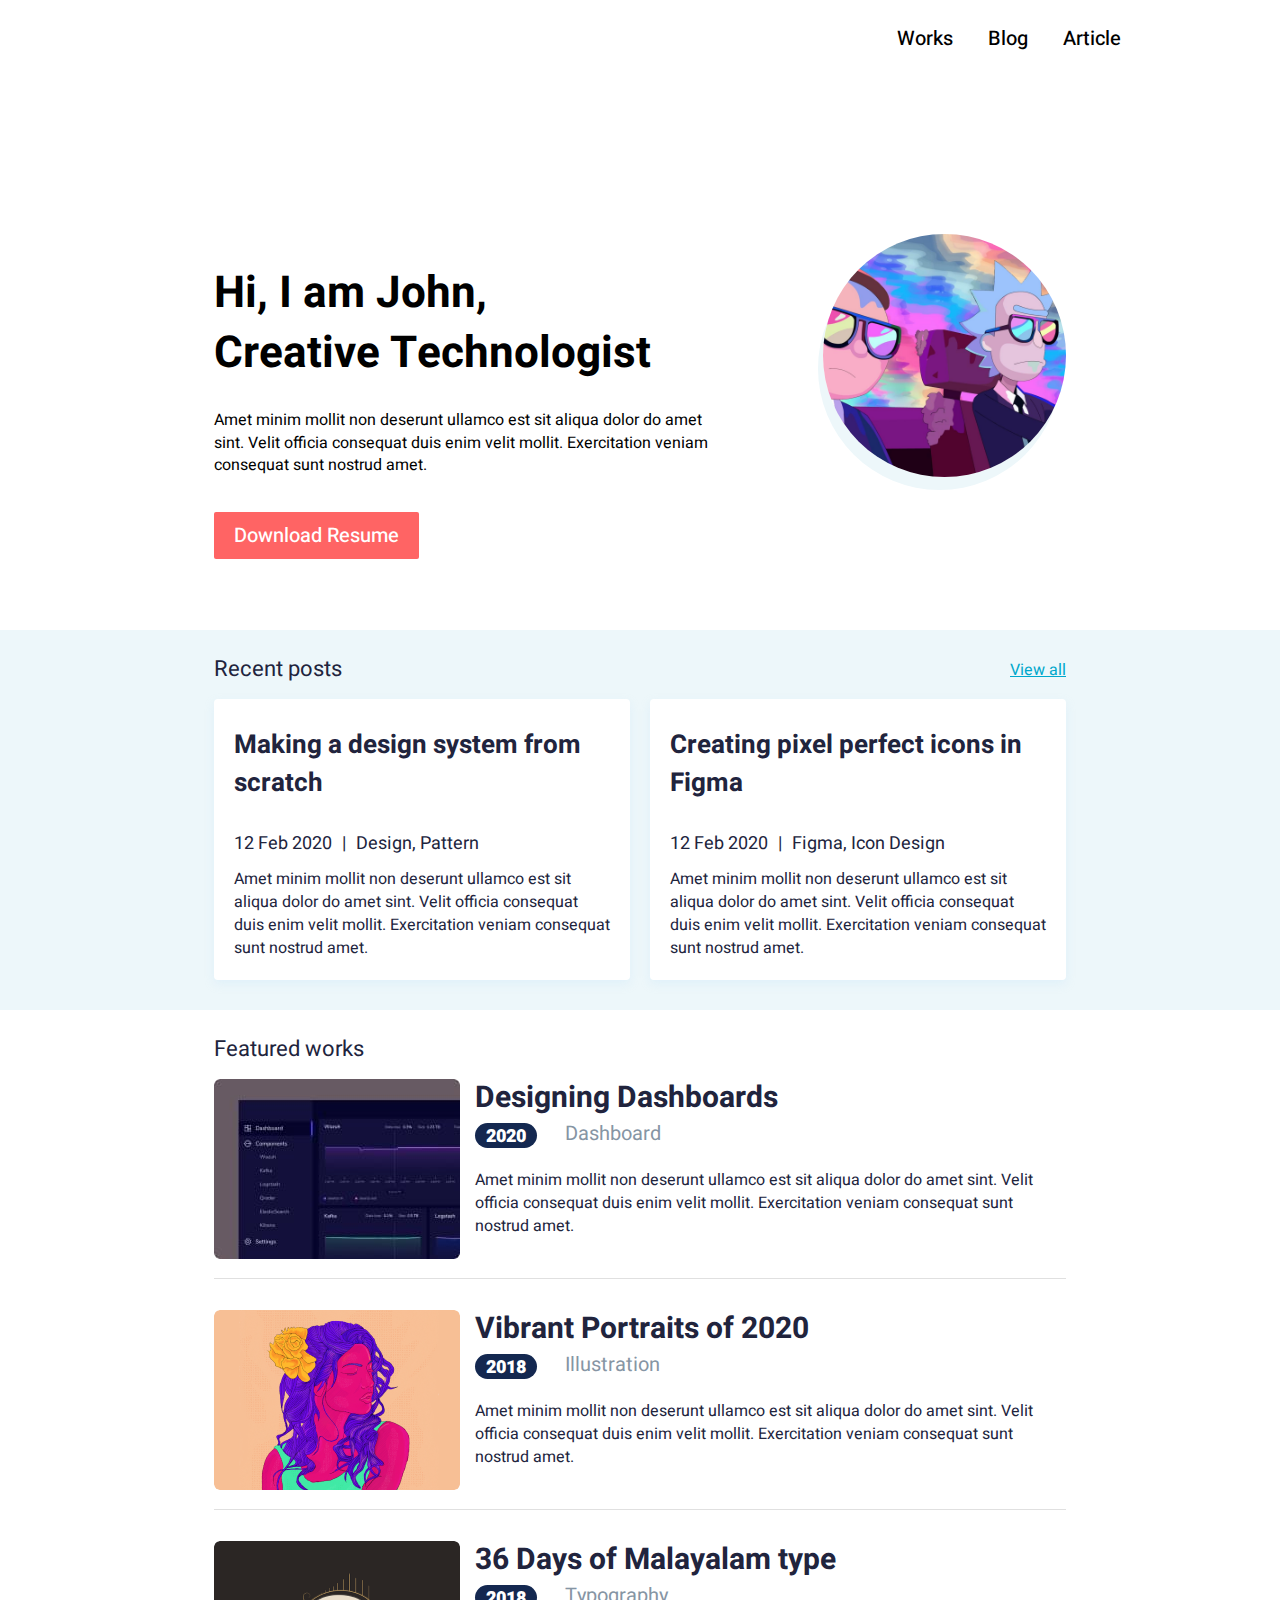
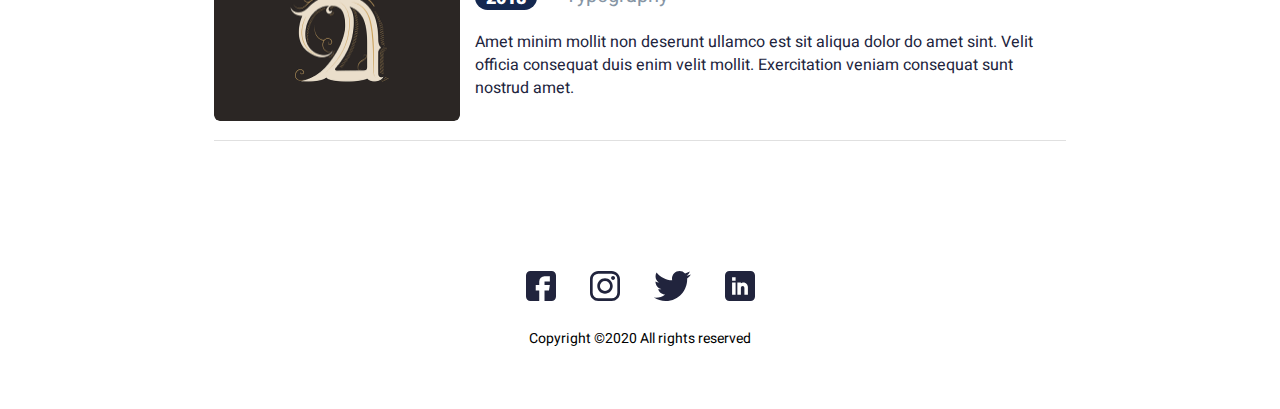
<file: index.html>
<!DOCTYPE html>
<title>HomePage</title>
<html lang="en">
<head>
   <meta charset="UTF-8">
   <meta name="viewport" content="width=device-width, initial-scale=1.0">
   <link rel="stylesheet" href="../#src/iconsfont.css">
   <link rel="stylesheet" href="css/style.min.css">
</head>
<body>
   <header class="header">
   <div class="header_content">
      <div class="header_menu">
         <a href="https://ksenzo.github.io/work.html">Works</a>
         <a href="https://ksenzo.github.io/blog.html">Blog</a>
         <a href="https://ksenzo.github.io/article.html">Article</a>
      </div>
   </div>
</header>
   ﻿<!DOCTYPE html>
<title>HomePage</title>
<main class="page">
   <section class="hello">
      <div class="hello_container">
         <div class="hello_content">
            <h1 class="hello_title title">
               Hi, I am John,<br>
               Creative Technologist
            </h1>
            <div class="hello_text text">
               Amet minim mollit non deserunt ullamco est sit aliqua dolor do amet <br>
               sint. Velit officia consequat duis enim velit mollit. Exercitation veniam <br>
               consequat sunt nostrud amet.
            </div>
            <a href="" class="hello_btn btn">Download Resume</a>
         </div>
         <div class="hello_avatar">
            <img src="img/zXvzdzg.jpg" alt="">
         </div>
      </div>
   </section>
   <section class="recent_posts">
      <div class="recent_posts _container">
         <div class="recent_posts_header">
            <div class="recent_posts_title">Recent posts</div>
            <a href="https://ksenzo.github.io/article.html" class="recent_posts_view-all">View all</a>
         </div>
         <div class="recent_posts_items">
            <div class="recent_posts_column">
               <article class="recent_posts_item">
                  <a href="" class="recent_post_title">Making a design system from scratch</a>
                  <div class="recent_posts_info"> 12 Feb 2020 <span>|</span> Design, Pattern</div>
                  <div class="recent_posts_text">
                     Amet minim mollit non deserunt ullamco est sit
                     aliqua dolor do amet sint. Velit officia consequat
                     duis enim velit mollit. Exercitation veniam
                     consequat sunt nostrud amet.
                  </div>
               </article>
            </div>
            <div class="recent_posts_column">
               <article class="recent_posts_item">
                  <a href="" class="recent_post_title">Creating pixel perfect icons in Figma</a>
                  <div class="recent_posts_info"> 12 Feb 2020 <span>|</span>Figma, Icon Design</div>
                  <div class="recent_posts_text">
                     Amet minim mollit non deserunt ullamco est sit
                     aliqua dolor do amet sint. Velit officia consequat
                     duis enim velit mollit. Exercitation veniam
                     consequat sunt nostrud amet.
                  </div>
               </article>
            </div>
         </div>
      </div>
   </section>
   <section class="featured_works">
      <div class="featured_works_container _container">
         <div class="featured_works_title">Featured works</div>
         <div class="works">
            <div class="works_item">
               <a href="" class="works_image">
                  <img src="img/01.jpg" alt="Pictures 1">
               </a>
               <div class="works_body">
                  <a href="" class="works_title">Designing Dashboards</a>
                  <div class="works_info">
                     <div class="works_year">2020</div>
                     <div class="works_category">Dashboard</div>
                  </div>
                  <div class="works_text">Amet minim mollit non deserunt
                     ullamco est sit aliqua dolor do
                     amet sint. Velit officia consequat duis enim velit mollit.
                     Exercitation veniam consequat sunt nostrud amet.</div>
               </div>
            </div>
            <div class="work2">
               <div class="works_item">
                  <a href="" class="works_image">
                     <img src="img/02.png" alt="Pictures 1">
                  </a>
                  <div class="works_body">
                     <a href="" class="works_title">Vibrant Portraits of 2020</a>
                     <div class="works_info">
                        <div class="works_year">2018</div>
                        <div class="works_category">Illustration</div>
                     </div>
                     <div class="works_text">Amet minim mollit non deserunt
                        ullamco est sit aliqua dolor do
                        amet sint. Velit officia consequat duis enim velit mollit.
                        Exercitation veniam consequat sunt nostrud amet.</div>
                  </div>
               </div>
            </div>
            <div class="work3">
               <div class="works_item">
                  <a href="" class="works_image">
                     <img src="img/03.png" alt="Pictures 1">
                  </a>
                  <div class="works_body">
                     <a href="" class="works_title">36 Days of Malayalam type</a>
                     <div class="works_info">
                        <div class="works_year">2018</div>
                        <div class="works_category">Typography</div>
                     </div>
                     <div class="works_text">Amet minim mollit non deserunt
                        ullamco est sit aliqua dolor do
                        amet sint. Velit officia consequat duis enim velit mollit.
                        Exercitation veniam consequat sunt nostrud amet.</div>
                  </div>
               </div>
            </div>
         </div>
      </div>
   </section>
   <footer class="footer">
      <div class="footer_container">
         <div class="footer_content">
            <div class="footer_social_item">
               <a href="https://www.facebook.com/profile.php?id=100038366693438" class="fb">
                     <picture><source srcset="img/fb.svg" type="image/webp"><img src="img/fb.svg" alt=""></picture>
                  </a>
                  <a href="https://instagram.com/yanberrys?utm_medium=copy_link" class="insta">
                     <picture><source srcset="img/insta.svg" type="image/webp"><img src="img/insta.svg" alt=""></picture>
                  </a>
                  <a href="https://mobile.twitter.com/elonmusk" class="twit">
                     <picture><source srcset="img/twit.svg" type="image/webp"><img src="img/twit.svg" alt=""></picture>
                  </a>
                  <a href="https://ru.linkedin.com/in/%D0%B8%D0%BB%D0%BE%D0%BD-%D0%BC%D0%B0%D1%81%D0%BA-b103a2162" class="link">
                     <picture><source srcset="img/Linkedin.svg" type="image/webp"><img src="img/Linkedin.svg" alt=""></picture>
                  </a>
            </div>
            <div class="footer_info">Copyright ©2020 All rights reserved </div>
         </div>
      </div>
   </footer>
</main>
</body>
</html>
</file>
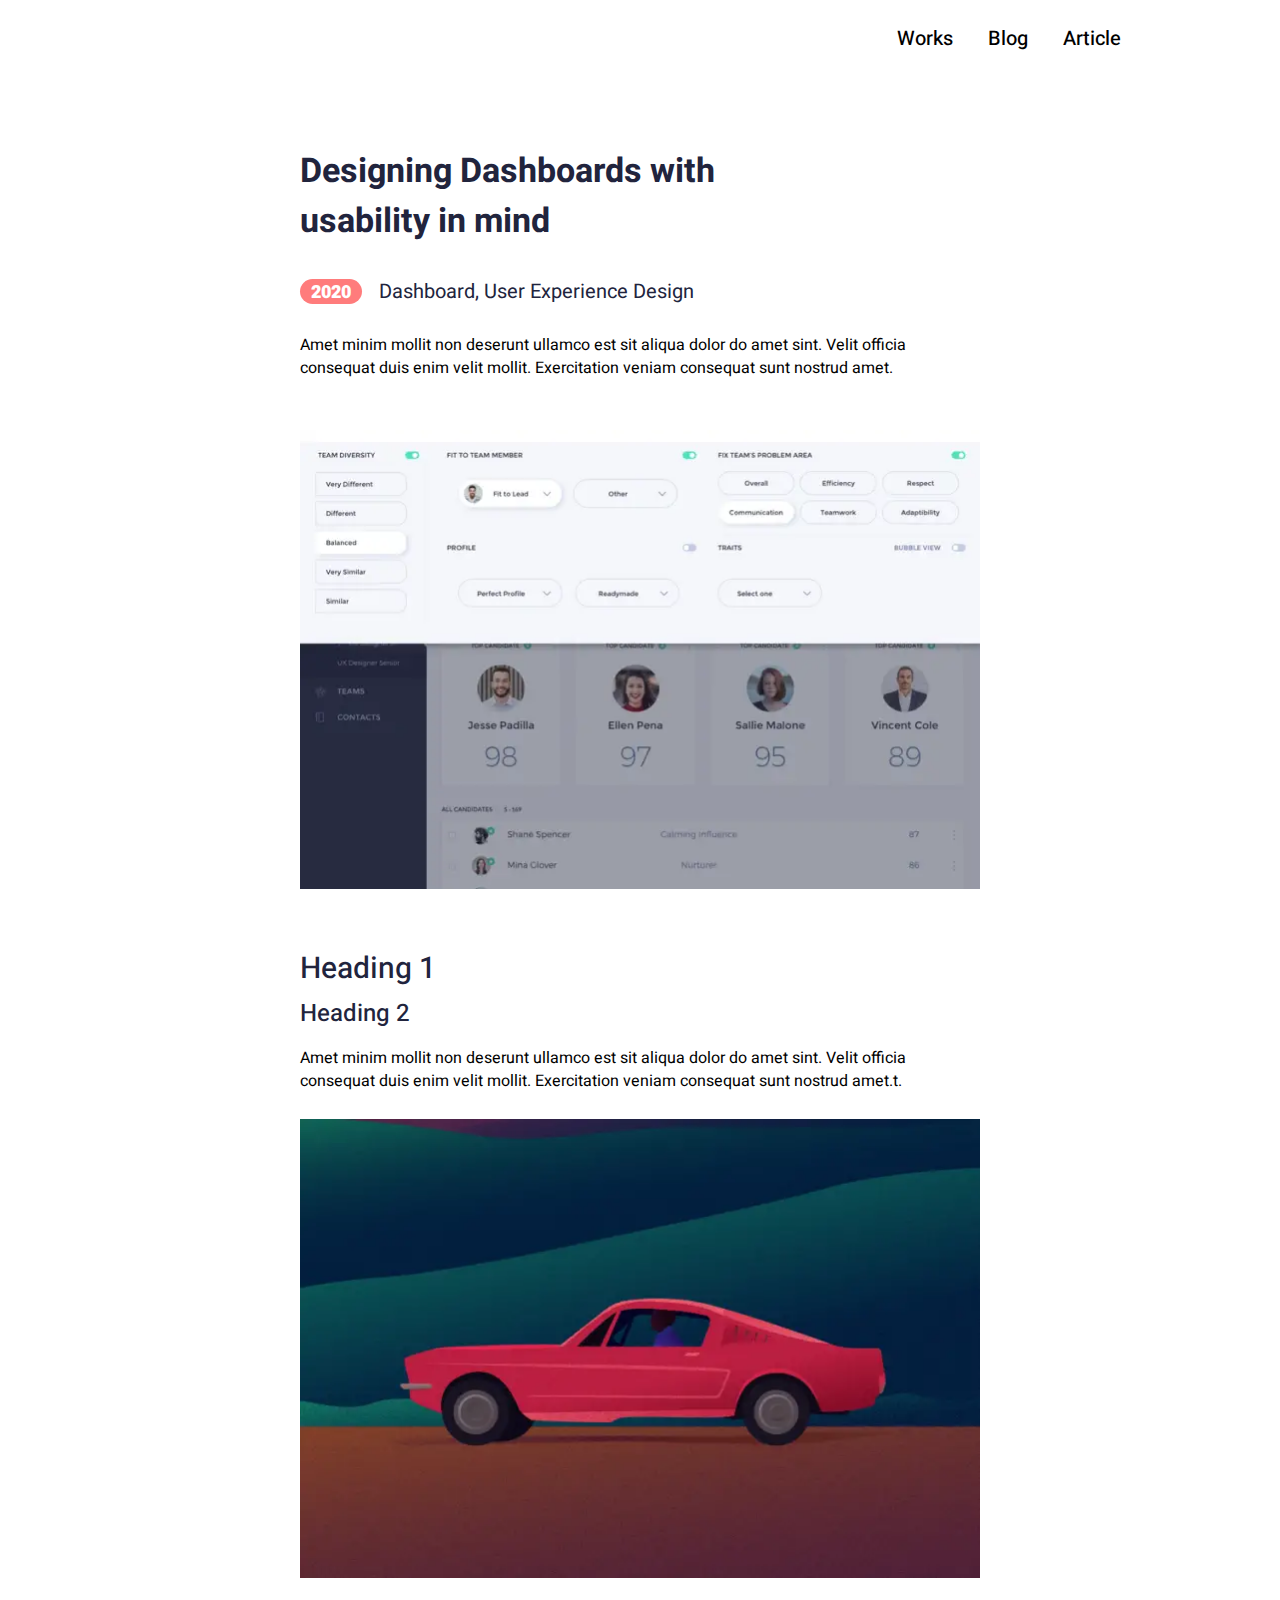
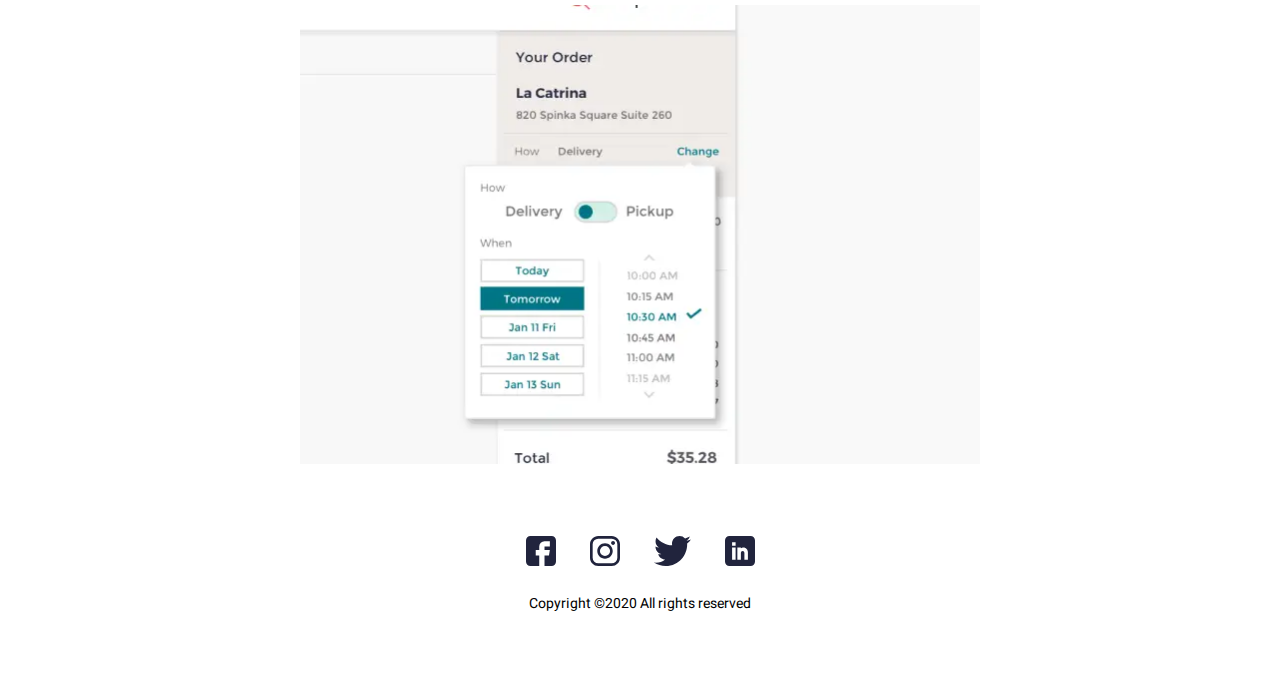
<file: article.html>
<!DOCTYPE html>

<html lang="en">

<head>
   <meta charset="UTF-8">
   <meta name="viewport" content="width=device-width, initial-scale=1.0">
   <title>Article</title>
   <link rel="stylesheet" href="../#src/iconsfont.css">
   <link rel="stylesheet" href="css/style.min.css">
</head>

<body>
   <header class="header">
   <div class="header_content">
      <div class="header_menu">
         <a href="https://ksenzo.github.io/work.html">Works</a>
         <a href="https://ksenzo.github.io/blog.html">Blog</a>
         <a href="https://ksenzo.github.io/Article.html">Article</a>
      </div>
   </div>
</header>

   <div class="article">
      <div class="article_container">
         <div class="article_content">
            <div class="article_info">
               <div class="article_title">Designing Dashboards with usability in mind</div>
               <div class="article_else">
                  <div class="yearA">2020</div>
                  <div class="categoryA">Dashboard, User Experience Design</div>
               </div>
               <div class="article_text">Amet minim mollit non deserunt ullamco est sit aliqua dolor do amet sint. Velit
                  officia
                  consequat duis enim velit mollit. Exercitation veniam consequat sunt nostrud amet.
               </div>
            </div>
            <div class="article_img">
               <a href="">
                  <picture><source srcset="img/works/a1.webp" type="image/webp"><img src="img/works/a1.png" alt=""></picture>
               </a>
            </div>
         </div>
         <div class="article_content">
            <div class="article_info">
               <div class="article_title2">Heading 1</div>
               <div class="categoryA2">Heading 2</div>
               <div class="article_text2">Amet minim mollit non deserunt ullamco est
                  sit aliqua dolor do amet sint. Velit officia consequat duis enim velit mollit. Exercitation veniam
                  consequat sunt nostrud amet.t.
               </div>
            </div>
            <div class="article_img">
               <a href="">
                  <picture><source srcset="img/works/a2.webp" type="image/webp"><img src="img/works/a2.png" alt=""></picture>
               </a>
            </div>
            <div class="article_img2">
               <a href="">
                  <picture><source srcset="img/works/a3.webp" type="image/webp"><img src="img/works/a3.png" alt=""></picture>
               </a>
            </div>
         </div>
      </div>
      <footer class="footer">
         <div class="footer_container">
            <div class="footer_content">
               <div class="footer_social_item">
                  <a href="https://www.facebook.com/profile.php?id=100038366693438" class="fb">
                     <picture><source srcset="img/fb.svg" type="image/webp"><img src="img/fb.svg" alt=""></picture>
                  </a>
                  <a href="https://instagram.com/yanberrys?utm_medium=copy_link" class="insta">
                     <picture><source srcset="img/insta.svg" type="image/webp"><img src="img/insta.svg" alt=""></picture>
                  </a>
                  <a href="https://mobile.twitter.com/elonmusk" class="twit">
                     <picture><source srcset="img/twit.svg" type="image/webp"><img src="img/twit.svg" alt=""></picture>
                  </a>
                  <a href="https://ru.linkedin.com/in/%D0%B8%D0%BB%D0%BE%D0%BD-%D0%BC%D0%B0%D1%81%D0%BA-b103a2162" class="link">
                     <picture><source srcset="img/Linkedin.svg" type="image/webp"><img src="img/Linkedin.svg" alt=""></picture>
                  </a>
               </div>
               <div class="footer_info">Copyright ©2020 All rights reserved </div>
            </div>
         </div>
      </footer>
   </div>
</body>

</html>
</file>
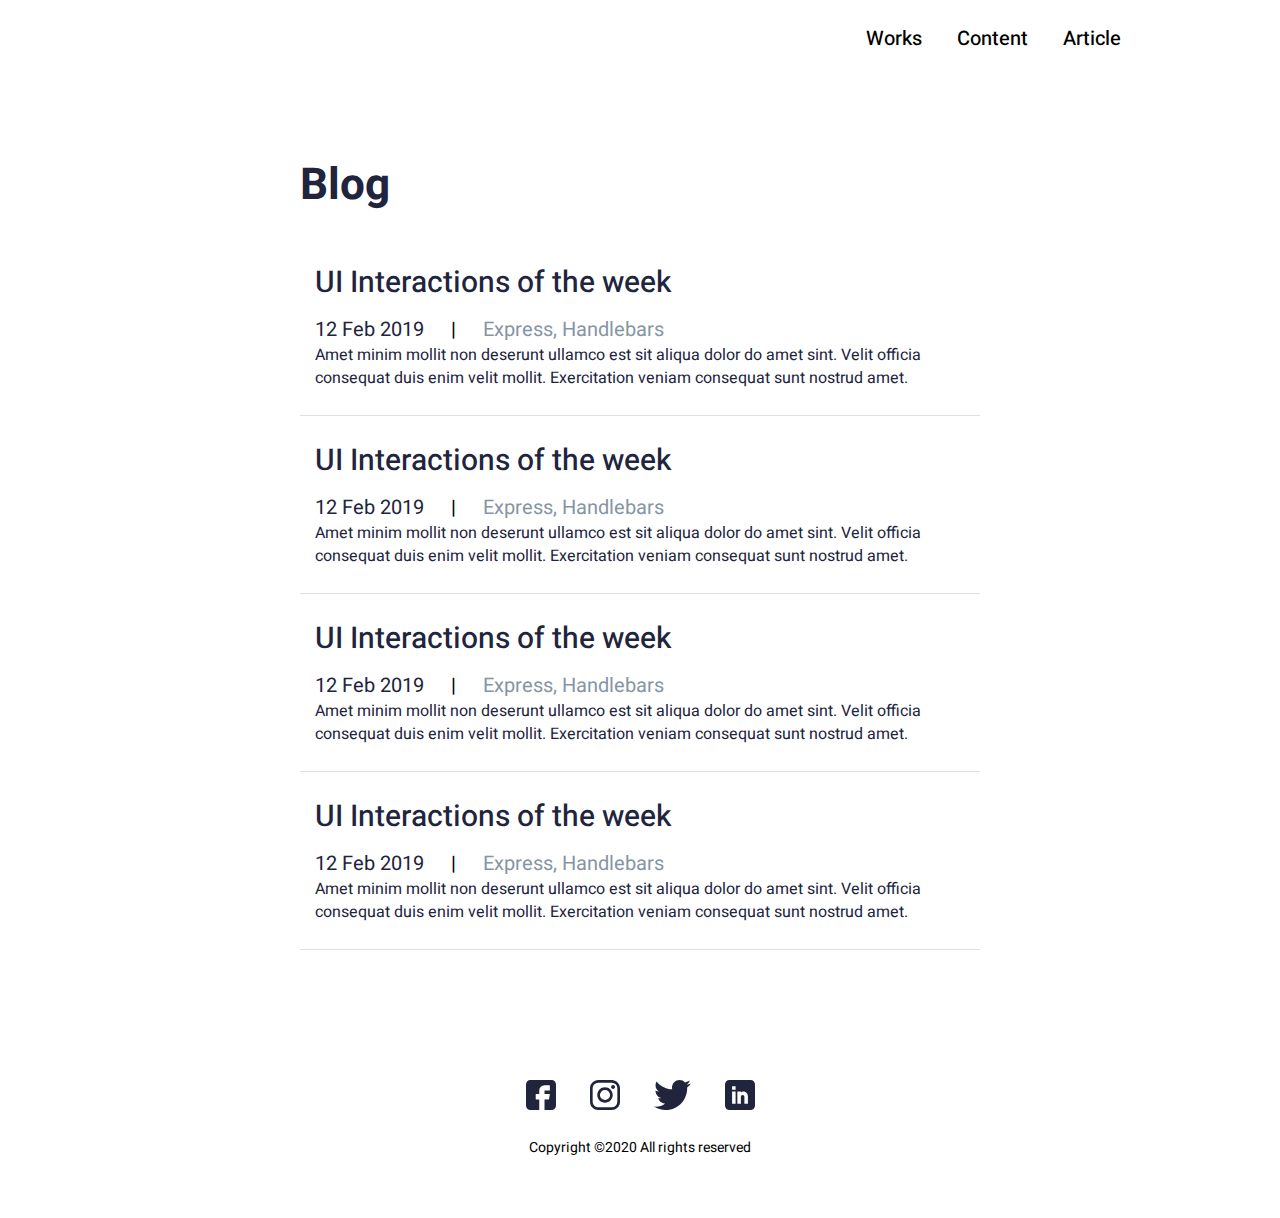
<file: blog.html>
<!DOCTYPE html>

<html lang="en">

<head>
   <meta charset="UTF-8">
   <meta name="viewport" content="width=device-width, initial-scale=1.0">
   <title>Blog</title>
   <link rel="stylesheet" href="../#src/iconsfont.css">
   <link rel="stylesheet" href="css/style.min.css">
</head>

<body>
   <header class="header">
   <div class="header_content">
      <div class="header_menu">
         <a href="https://ksenzo.github.io/work.html">Works</a>
         <a href="https://ksenzo.github.io/index.html">Content</a>
         <a href="https://ksenzo.github.io/article.html">Article</a>
      </div>
   </div>
</header>
   <div class="blog">
      <div class="blog_container">
         <div class="blog_title">
            <div>Blog</div>
         </div>
         <div class="week">
            <div class="week_container">
               <div class="week_info">
                  <div class="week_title">
                     <div>UI Interactions of the week</div>
                  </div>
                  <div class="week_content">
                     <div class="year2">12 Feb 2019</div>
                     <span>|</span>
                     <div class="category">Express, Handlebars</div>
                  </div>
                  <div class="week_text">Amet minim mollit non deserunt
                     ullamco est sit aliqua dolor do amet
                     sint. Velit officia consequat duis enim velit mollit.
                     Exercitation veniam consequat sunt nostrud amet.</div>
               </div>
            </div>
         </div>
         <div class="week">
            <div class="week_container">
               <div class="week_info">
                  <div class="week_title">
                     <div>UI Interactions of the week</div>
                  </div>
                  <div class="week_content">
                     <div class="year2">12 Feb 2019</div>
                     <span>|</span>
                     <div class="category">Express, Handlebars</div>
                  </div>
                  <div class="week_text">Amet minim mollit non deserunt
                     ullamco est sit aliqua dolor do amet
                     sint. Velit officia consequat duis enim velit mollit.
                     Exercitation veniam consequat sunt nostrud amet.</div>
               </div>
            </div>
         </div>
         <div class="week">
            <div class="week_container">
               <div class="week_info">
                  <div class="week_title">
                     <div>UI Interactions of the week</div>
                  </div>
                  <div class="week_content">
                     <div class="year2">12 Feb 2019</div>
                     <span>|</span>
                     <div class="category">Express, Handlebars</div>
                  </div>
                  <div class="week_text">Amet minim mollit non deserunt
                     ullamco est sit aliqua dolor do amet
                     sint. Velit officia consequat duis enim velit mollit.
                     Exercitation veniam consequat sunt nostrud amet.</div>
               </div>
            </div>
         </div>
         <div class="week">
            <div class="week_container">
               <div class="week_info">
                  <div class="week_title">
                     <div>UI Interactions of the week</div>
                  </div>
                  <div class="week_content">
                     <div class="year2">12 Feb 2019</div>
                     <span>|</span>
                     <div class="category">Express, Handlebars</div>
                  </div>
                  <div class="week_text">Amet minim mollit non deserunt
                     ullamco est sit aliqua dolor do amet
                     sint. Velit officia consequat duis enim velit mollit.
                     Exercitation veniam consequat sunt nostrud amet.</div>
               </div>
            </div>
         </div>
         <footer class="footer">
            <div class="footer_container">
               <div class="footer_content">
                  <div class="footer_social_item">
                     <a href="https://www.facebook.com/profile.php?id=100038366693438" class="fb">
                     <picture><source srcset="img/fb.svg" type="image/webp"><img src="img/fb.svg" alt=""></picture>
                  </a>
                  <a href="https://instagram.com/yanberrys?utm_medium=copy_link" class="insta">
                     <picture><source srcset="img/insta.svg" type="image/webp"><img src="img/insta.svg" alt=""></picture>
                  </a>
                  <a href="https://mobile.twitter.com/elonmusk" class="twit">
                     <picture><source srcset="img/twit.svg" type="image/webp"><img src="img/twit.svg" alt=""></picture>
                  </a>
                  <a href="https://ru.linkedin.com/in/%D0%B8%D0%BB%D0%BE%D0%BD-%D0%BC%D0%B0%D1%81%D0%BA-b103a2162" class="link">
                     <picture><source srcset="img/Linkedin.svg" type="image/webp"><img src="img/Linkedin.svg" alt=""></picture>
                  </a>
                  </div>
                  <div class="footer_info">Copyright ©2020 All rights reserved </div>
               </div>
            </div>
         </footer>
      </div>
   </div>
</body>

</html>
</file>
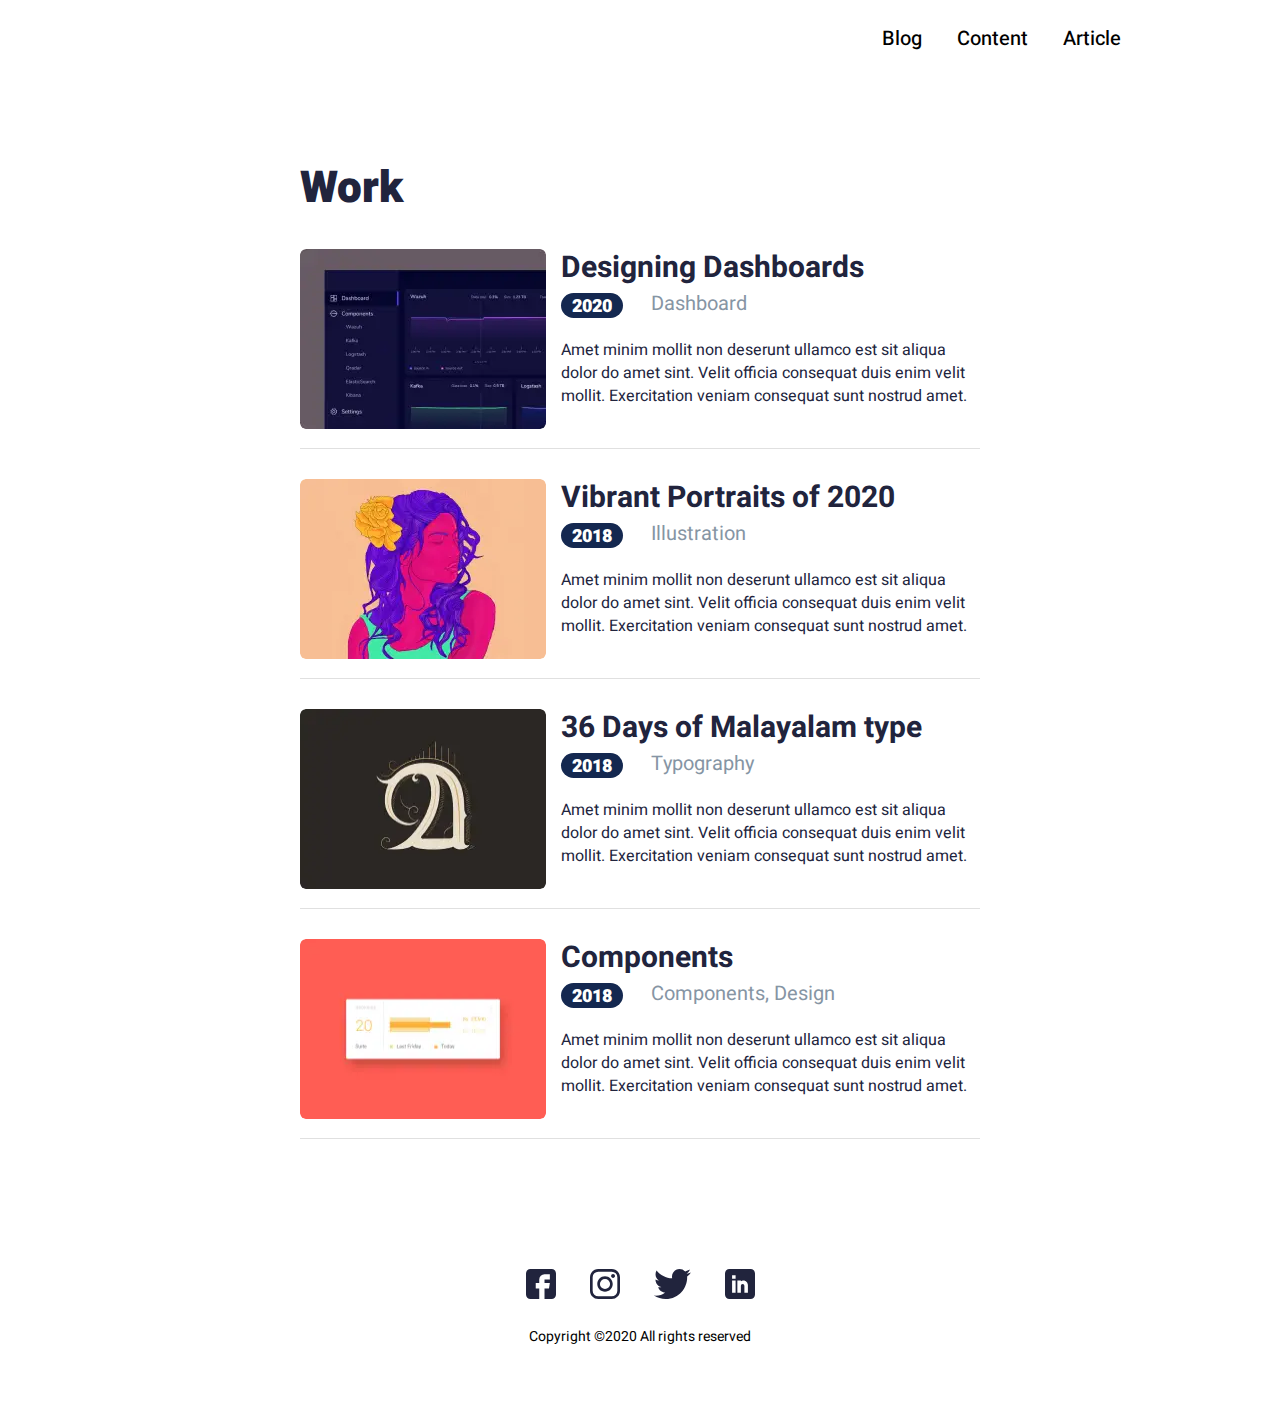
<file: work.html>
<!DOCTYPE html>

<html lang="en">

<head>
   <meta charset="UTF-8">
   <meta name="viewport" content="width=device-width, initial-scale=1.0">
   <title>Work</title>
   <link rel="stylesheet" href="../#src/iconsfont.css">
   <link rel="stylesheet" href="css/style.min.css">
</head>

<body>
   <header class="header">
   <div class="header_content">
      <div class="header_menu">
         <a href="https://ksenzo.github.io/blog.html">Blog</a>
         <a href="https://ksenzo.github.io/index.html">Content</a>
         <a href="https://ksenzo.github.io/article.html">Article</a>
      </div>
   </div>
</header>
   <section class="work">
      <div class="work_container">
         <div class="work_title_container">
            <div class="work_title">Work</div>
         </div>
         <div class="works">
            <div class="works_item">
               <a href="" class="works_image">
                  <picture><source srcset="img/01.webp" type="image/webp"><img src="img/01.jpg" alt="Pictures 1"></picture>
               </a>
               <div class="works_body">
                  <a href="" class="works_title">Designing Dashboards</a>
                  <div class="works_info">
                     <div class="works_year">2020</div>
                     <div class="works_category">Dashboard</div>
                  </div>
                  <div class="works_text">Amet minim mollit non deserunt
                     ullamco est sit aliqua dolor do
                     amet sint. Velit officia consequat duis enim velit mollit.
                     Exercitation veniam consequat sunt nostrud amet.</div>
               </div>
            </div>
            <div class="works_image_container">
               <div class="works_item">
                  <a href="" class="works_image">
                     <picture><source srcset="img/02.webp" type="image/webp"><img src="img/02.jpg" alt="Pictures 1"></picture>
                  </a>
                  <div class="works_body">
                     <a href="" class="works_title">Vibrant Portraits of 2020</a>
                     <div class="works_info">
                        <div class="works_year">2018</div>
                        <div class="works_category">Illustration</div>
                     </div>
                     <div class="works_text">Amet minim mollit non deserunt
                        ullamco est sit aliqua dolor do
                        amet sint. Velit officia consequat duis enim velit mollit.
                        Exercitation veniam consequat sunt nostrud amet.</div>
                  </div>
               </div>
            </div>
            <div class="works_image_container">
               <div class="works_item">
                  <a href="" class="works_image">
                     <picture><source srcset="img/03.webp" type="image/webp"><img src="img/03.jpg" alt="Pictures 1"></picture>
                  </a>
                  <div class="works_body">
                     <a href="" class="works_title">36 Days of Malayalam type</a>
                     <div class="works_info">
                        <div class="works_year">2018</div>
                        <div class="works_category">Typography</div>
                     </div>
                     <div class="works_text">Amet minim mollit non deserunt
                        ullamco est sit aliqua dolor do
                        amet sint. Velit officia consequat duis enim velit mollit.
                        Exercitation veniam consequat sunt nostrud amet.</div>
                  </div>
               </div>
            </div>
            <div class="works_image_container">
               <div class="works_item">
                  <a href="" class="works_image">
                     <picture><source srcset="img/works/4.webp" type="image/webp"><img src="img/works/4.png" alt="Pictures 1"></picture>
                  </a>
                  <div class="works_body">
                     <a href="" class="works_title">Components</a>
                     <div class="works_info">
                        <div class="works_year">2018</div>
                        <div class="works_category">Components, Design</div>
                     </div>
                     <div class="works_text">Amet minim mollit non deserunt
                        ullamco est sit aliqua dolor do
                        amet sint. Velit officia consequat duis enim velit mollit.
                        Exercitation veniam consequat sunt nostrud amet.</div>
                  </div>
               </div>
            </div>
            <div class="work_last_image">
                  <div class="works_item">
                     <a href="" class="works_image">
                        <picture><source srcset="img/works/5.webp" type="image/webp"><img src="img/works/5.png" alt="Pictures 1"></picture>
                     </a>
                     <div class="works_body">
                        <div class="works_title">Components</div>
                        <div class="works_info">
                           <div class="works_year">2018</div>
                           <div class="works_category">Components, Design</div>
                        </div>
                        <div class="works_text">Amet minim mollit non deserunt
                           ullamco est sit aliqua dolor do
                           amet sint. Velit officia consequat duis enim velit mollit.
                           Exercitation veniam consequat sunt nostrud amet.</div>
                     </div>
               </div>
            </div>
         </div>
      </div>
   </section>







   <footer class="footer">
      <div class="footer_container">
         <div class="footer_content">
            <div class="footer_social_item">
               <a href="https://www.facebook.com/profile.php?id=100038366693438" class="fb">
                     <picture><source srcset="img/fb.svg" type="image/webp"><img src="img/fb.svg" alt=""></picture>
                  </a>
                  <a href="https://instagram.com/yanberrys?utm_medium=copy_link" class="insta">
                     <picture><source srcset="img/insta.svg" type="image/webp"><img src="img/insta.svg" alt=""></picture>
                  </a>
                  <a href="https://mobile.twitter.com/elonmusk" class="twit">
                     <picture><source srcset="img/twit.svg" type="image/webp"><img src="img/twit.svg" alt=""></picture>
                  </a>
                  <a href="https://ru.linkedin.com/in/%D0%B8%D0%BB%D0%BE%D0%BD-%D0%BC%D0%B0%D1%81%D0%BA-b103a2162" class="link">
                     <picture><source srcset="img/Linkedin.svg" type="image/webp"><img src="img/Linkedin.svg" alt=""></picture>
                  </a>
            </div>
            <div class="footer_info">Copyright ©2020 All rights reserved </div>
         </div>
      </div>
   </footer>
</body>

</html>
</file>
<file: css/style.min.css>
@import url(https://fonts.googleapis.com/css?family=Heebo:regular,500,700,900);*{margin:0;padding:0}.header{max-width:1032px;margin:auto}.header_menu{display:-webkit-box;display:-ms-flexbox;display:flex;-webkit-box-pack:end;-ms-flex-pack:end;justify-content:flex-end;height:76px;-webkit-box-align:center;-ms-flex-align:center;align-items:center}.header_menu a{margin-right:35px;text-decoration:none;color:#000;font-weight:500;font-size:20px;-webkit-transition:color .3s ease 0s;-o-transition:color .3s ease 0s;transition:color .3s ease 0s}a:hover{color:#ff6464}.hello{position:relative;max-width:852px;margin:auto;padding:0 15px}.hello_content{-webkit-box-align:start;-ms-flex-align:start;align-items:flex-start;-webkit-box-flex:1;-ms-flex:1 1 auto;flex:1 1 auto}.hello_container{display:-webkit-box;display:-ms-flexbox;display:flex;-webkit-box-pack:justify;-ms-flex-pack:justify;justify-content:space-between}.hello_title{padding-bottom:25px;margin-top:164px;line-height:136.3636363636%;font-weight:700;font-size:44px}.hello_text{padding-bottom:35px;line-height:143.75%}.btn{background-color:#ff6464;border-radius:2px;font-weight:500;font-size:20px;color:#fff;line-height:145%;height:47px;display:-webkit-inline-box;display:-ms-inline-flexbox;display:inline-flex;-webkit-box-align:center;-ms-flex-align:center;align-items:center;padding:0 20px;text-align:center;-webkit-box-pack:center;-ms-flex-pack:center;justify-content:center;text-decoration:none;-webkit-transition:background-color .3s ease 0s;-o-transition:background-color .3s ease 0s;transition:background-color .3s ease 0s;margin-bottom:71px}.btn:hover{color:#fff;background-color:#bb4949}.hello_avatar{margin-top:134px;margin-bottom:129px;-webkit-box-flex:0;-ms-flex:0 0 243px;flex:0 0 243px;height:243px;border-radius:50%;overflow:hidden;-webkit-box-shadow:-5px 13px 0 0 #edf7fa;box-shadow:-5px 13px 0 0 #edf7fa}.hello_avatar img{width:100%}.recent_posts{background-color:#edf7fa;padding-bottom:30px}.recent_posts._container{padding:0 15px;max-width:852px;margin-right:auto;margin-left:auto}.recent_posts_header{display:-webkit-box;display:-ms-flexbox;display:flex;width:100%;-webkit-box-pack:justify;-ms-flex-pack:justify;justify-content:space-between}.recent_posts_title{color:#21243d;font-size:22px;line-height:60px;margin-top:9px}.recent_posts_view-all{font-size:16px;line-height:23px;color:#00a8cc;margin-top:29px}.recent_posts_items{display:-webkit-box;display:-ms-flexbox;display:flex;margin:0 -10px 0 -10px}.recent_posts_column{-webkit-box-flex:0;-ms-flex:0 1 50%;flex:0 1 50%;padding:0 10px}.recent_posts_item{background:#fff;-webkit-box-shadow:0 4px 10px rgba(187,225,250,.25);box-shadow:0 4px 10px rgba(187,225,250,.25);border-radius:4px;padding:20px}.recent_posts_info{display:-webkit-box;display:-ms-flexbox;display:flex;color:#21243d;font-size:18px;line-height:144.4444444444%;padding-bottom:11px}.recent_posts_info span{margin:0 10px}.recent_post_title{display:inline-block;color:#21243d;font-size:26px;font-weight:700;line-height:146.1538461538%;text-decoration:none;margin-bottom:28px;padding-top:8px;-webkit-transition:color .3s ease 0s;-o-transition:color .3s ease 0s;transition:color .3s ease 0s}.recent_post_title:hover{color:#ff6464}.recent_posts_text{color:#21243d;font-size:16px;line-height:143.75%}.featured_works_container{max-width:852px;margin:0 auto;padding:0 15px}.featured_works_title{display:inline-block;padding:10px 0 0 0;font-size:22px;line-height:272.7272727273%;color:#21243d}.footer_social_item{display:-webkit-box;display:-ms-flexbox;display:flex;-webkit-box-pack:center;-ms-flex-pack:center;justify-content:center;margin-bottom:20px}.footer_container{max-width:852px;margin:130px auto 60px auto}.footer_container .footer_content{text-align:center}.footer_container .footer_info{font-size:14px;line-height:21px}.footer_container a{margin:0 17px}.blog_container{max-width:680px;margin:0 auto;padding:0 15px}.blog_container .blog_title{margin:80px auto 45px auto;font-weight:700;font-size:44px;line-height:136.3636363636%;color:#21243d}.week_container{max-width:852px;margin:0 auto;border-bottom:1px solid #e0e0e0;padding:0 15px 25px 15px}.week_container .week_title{font-style:normal;font-weight:500;font-size:30px;line-height:44px;color:#21243d;margin-bottom:10px}.week_content{display:-webkit-box;display:-ms-flexbox;display:flex}.week_content .year2{font-size:20px;line-height:145%;color:#21243d}.week_content span{margin:0 27px;font-size:20px}.week_content .category{font-size:20px;line-height:29px;color:#8695a4}.week_text{display:block;font-size:16px;line-height:23px;color:#21243d;max-width:650px}.week{margin-bottom:23px}.work_container{max-width:680px;margin:0 auto;padding:0 15px}.work_title_container{margin:83px 0 30px 0}.work_title{font-weight:900;font-size:44px;line-height:136%;color:#21243d}.works_image_container{margin-top:30px}.work_last_image{display:none}.article_container{max-width:680px;margin:0 auto;padding:0 15px}.article_content{display:-webkit-box;display:-ms-flexbox;display:flex;-webkit-box-orient:vertical;-webkit-box-direction:normal;-ms-flex-direction:column;flex-direction:column}.article_content .article_title{font-weight:700;font-size:34px;line-height:50px;color:#21243d;padding:70px 0 30px 0;max-width:500px}.article_else{display:-webkit-box;display:-ms-flexbox;display:flex}.article_else .yearA{width:62px;height:25px;background:#ff7c7c;border-radius:16px;color:#fff;text-align:center;font-weight:900;font-size:18px;margin:3px 0 7px 0}.article_else .categoryA{font-size:20px;line-height:29px;color:#21243d;padding:1px 0 0 17px}.article_text{font-size:16px;line-height:143.75%;color:#000;margin:23px 0 50px 0}.article_img{-webkit-box-flex:1;-ms-flex:1 1 auto;flex:1 1 auto}.article_img img{width:100%}.article_title2{display:block;height:40px;margin:43px 0 5px 0;font-size:30px;line-height:200%;font-weight:500;color:#21243d}.categoryA2{display:block;height:40px;font-weight:500;font-size:24px;line-height:250%;color:#21243d}.article_text2{font-size:16px;line-height:143.75%;color:#000;margin:23px 0 26px 0}.article_img2{margin-top:20px;-webkit-box-flex:1;-ms-flex:1 1 auto;flex:1 1 auto}.article_img2 img{width:100%}.article .footer_container{margin-top:65px}body{font-family:Heebo;font-style:normal}.works .works_item{border-bottom:1px solid #e0e0e0;display:-webkit-box;display:-ms-flexbox;display:flex;padding:0 0 19px 0}.works .works_item .works_image{height:180px;-webkit-box-flex:0;-ms-flex:0 0 246px;flex:0 0 246px;padding-right:15px}.works .works_item .works_image img{width:100%;height:100%;border-radius:6px}.works .works_body{-webkit-box-flex:1;-ms-flex:1 1 auto;flex:1 1 auto}.works .works_title{margin:20px 0;font-weight:700;font-size:30px;line-height:133.3333333333%;color:#21243d;text-decoration:none;-webkit-transition:color .3s ease 0s;-o-transition:color .3s ease 0s;transition:color .3s ease 0s}.works .works_title:hover{color:#ff6464}.works .works_text{width:100%}.works .works_info{display:-webkit-box;display:-ms-flexbox;display:flex;-webkit-box-align:end;-ms-flex-align:end;align-items:flex-end}.works .works_year{font-weight:900;font-size:18px;background:#142850;border-radius:16px;color:#fff;width:62px;height:25px;text-align:center}.works .works_category{font-size:20px;line-height:145%;color:#8695a4;margin-left:28px}.works .works_text{font-size:16px;line-height:23px;color:#21243d;margin-top:21px;padding-bottom:15px}.works .work2{margin-top:31px}.works .work3{margin-top:31px}@media (max-width:870px){.hello_container .hello_title{margin-top:60px}.hello_container .hello_avatar{margin-top:45px}.hello_container .btn{margin-bottom:20px}}@media (max-width:700px){.recent_posts_items{-webkit-box-orient:vertical;-webkit-box-direction:normal;-ms-flex-direction:column;flex-direction:column}.recent_posts_info{font-size:16px}.recent_posts_item{margin:10px 0}.recent_post_title{font-size:22px}.featured_works_title{display:-webkit-box;display:-ms-flexbox;display:flex;-webkit-box-pack:center;-ms-flex-pack:center;justify-content:center;font-size:18px}.works_item{-webkit-box-orient:vertical;-webkit-box-direction:normal;-ms-flex-direction:column;flex-direction:column;-webkit-box-align:center;-ms-flex-align:center;align-items:center;padding-bottom:0;-webkit-box-flex:1;-ms-flex:1 1;flex:1 1}.works_item .works_image{min-width:338px;padding-right:15px}.works_item .works_image img{width:100%}.works_title{font-size:24px;line-height:30px;margin:15px 0}.works_body{padding-left:0;margin:20px 0 0 0}.works_category{font-size:16px;line-height:23px}.work2 .works_item{display:none}.work3 .works_item{display:none}.footer_container{margin-top:200px}.blog_container .blog_title{margin:0 auto;font-size:30px;line-height:60px}.week_container .week_title{font-size:26px;line-height:38px;margin-bottom:6px}.week_content{margin-bottom:19px}.week_content .year2{font-size:16px;line-height:23px}.week_content span{font-size:16px;margin:0 10px}.week_content .category{font-size:16px;line-height:23px}.week_text{font-size:16px;line-height:23px}.week{margin-bottom:23px}.work_title_container{margin:30px 0 30px 0}.works_image_container{display:none}.work_last_image{display:block;padding:40px 0 0 0}.article_content .article_title{font-size:30px;line-height:40px}.article_else .yearA{font-size:18px}.article_else .categoryA{font-size:18px;line-height:26px}.article_text{font-size:16px;line-height:23px;margin-bottom:15px}.article_title2{font-weight:500;font-size:26px;line-height:60px;margin:17px 0 5px 0}.categoryA2{font-size:20px;line-height:60px}.article_text2{font-size:16px;line-height:23px;margin-bottom:25px}.article_img2{margin-top:10px}}@media (max-width:600px){.header_menu a{margin-right:0}.header_menu{-webkit-box-pack:space-evenly;-ms-flex-pack:space-evenly;justify-content:space-evenly}}@media (max-width:550px){.hello_container{-webkit-box-orient:vertical;-webkit-box-direction:reverse;-ms-flex-direction:column-reverse;flex-direction:column-reverse;-webkit-box-align:center;-ms-flex-align:center;align-items:center;text-align:center}.hello_container .hello_avatar{max-width:174px;-webkit-box-flex:1;-ms-flex:1 1 174px;flex:1 1 174px;height:180px;-webkit-box-align:center;-ms-flex-align:center;align-items:center;margin:auto}.hello_container .hello_title{font-size:32px;color:#21243d;margin:auto;padding-top:34px;padding-bottom:0}.hello_container .hello_text{padding-top:21px;padding-left:20px;padding-right:20px}.recent_posts_header{-webkit-box-pack:center;-ms-flex-pack:center;justify-content:center}.recent_posts_title{-webkit-box-pack:none;-ms-flex-pack:none;justify-content:none}.recent_posts_view-all{display:none}}
</file>
